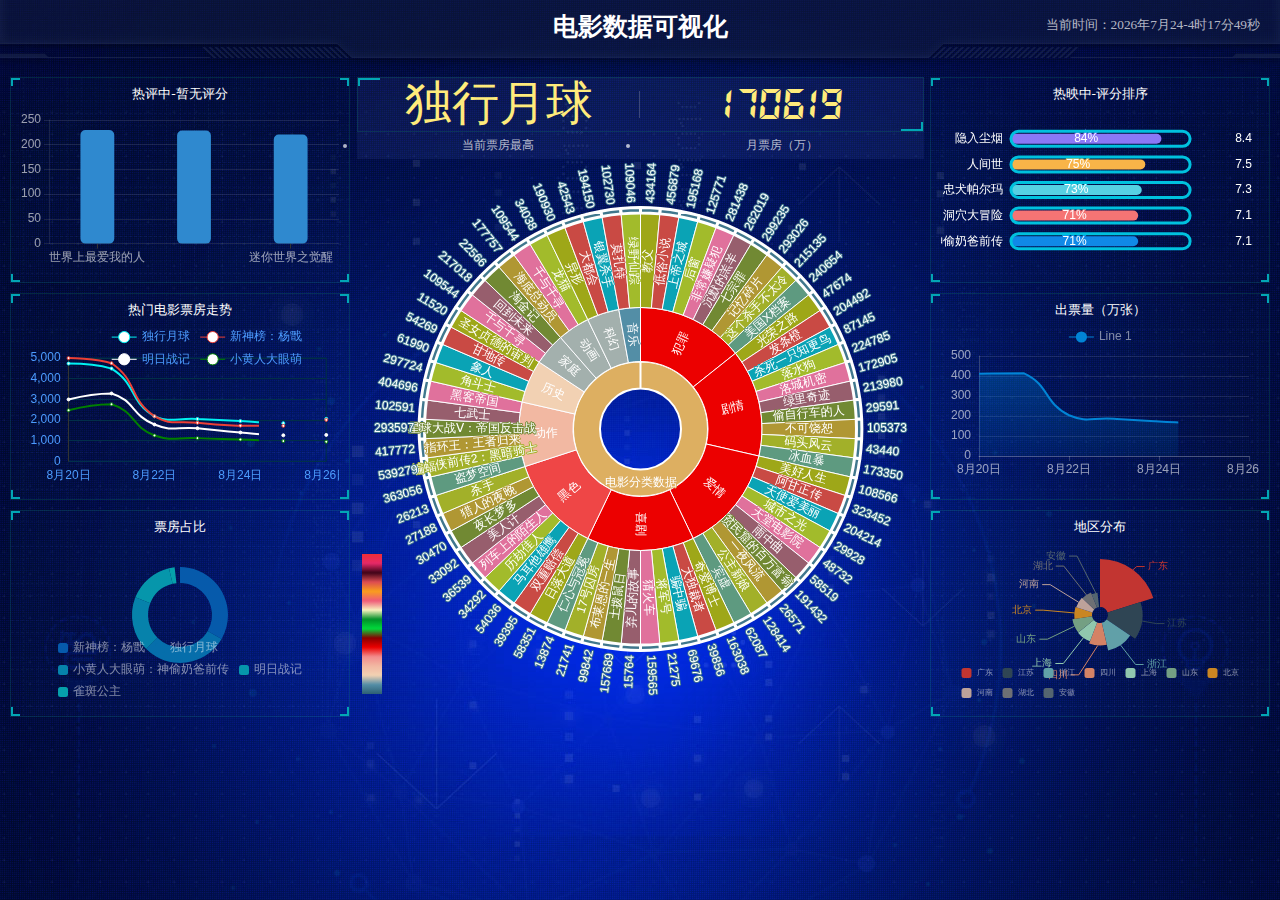
<file: src/main/webapp/driver/index.html>
<!DOCTYPE html>
<html lang="en">

<head>
    <meta charset="UTF-8">
    <meta http-equiv="X-UA-Compatible" content="IE=edge">
    <meta name="viewport" content="width=device-width, initial-scale=1.0">
    <title>ECharts数据可视化展板</title>
    <link rel="stylesheet" href="../css/index.css">
</head>

<body>
    <header>
        <h1>电影数据可视化</h1>
        <div class="nowtime showTime"></div>
        <script>
            var t = null;
            t = setTimeout(time, 1000);//開始运行
            function time() {
                clearTimeout(t);//清除定时器
                dt = new Date();
                var y = dt.getFullYear();
                var mt = dt.getMonth() + 1;
                var day = dt.getDate();
                var h = dt.getHours();//获取时
                var m = dt.getMinutes();//获取分
                var s = dt.getSeconds();//获取秒
                document.querySelector(".showTime").innerHTML = '当前时间：' + y + "年" + mt + "月" + day + "-" + h + "时" + m + "分" + s + "秒";
                t = setTimeout(time, 1000); //设定定时器，循环运行     
            }
        </script>
    </header>

    <!-- 主体部分 -->

    <section class="mainbox">
        <div class="column">
            <div class="panel ">
                <h2>热评中-暂无评分</h2>
                <div class="chart bar1"></div>
                <div class="btm"></div>
            </div>
            <div class="panel">
                <h2>热门电影票房走势</h2>
                <div class="chart line1"></div>
                <div class="btm"></div>
            </div>
            <div class="panel">
                <h2>票房占比</h2>
                <div class="chart pie1"></div>
                <div class="btm"></div>
            </div>
        </div>
        <div class="column">
            <div class="no">
                <div class="no-hd">
                    <ul>
                        <li>独行月球</li>
                        <li>170619</li>
                    </ul>
                </div>
                <div class="no-bd">
                    <ul>
                        <li>当前票房最高</li>
                        <li>月票房（万）</li>
                    </ul>
                </div>
            </div>
            <div class="map">
                <div id="sunburst" style="height: 100%"></div>
            </div>
        </div>
        <div class="column">
            <div class="panel ">
                <h2>热映中-评分排序</h2>
                <div class="chart bar2"></div>
                <div class="btm"></div>
            </div>
            <div class="panel">
                <h2>出票量（万张）</h2>
                <div class="chart line2"></div>
                <div class="btm"></div>
            </div>
            <div class="panel">
                <h2>地区分布</h2>
                <div class="chart pie2"></div>
                <div class="btm"></div>
            </div>
        </div>
    </section>

    <script src="../js/jQuery.mini.js"></script>
    <script src="../js/flexible.js"></script>
    <script src="../js/echarts.min.js"></script>
    <script src="../js/china.js"></script>
    <script src="../js/mycharts.js"></script>

</body>

</html>
</file>
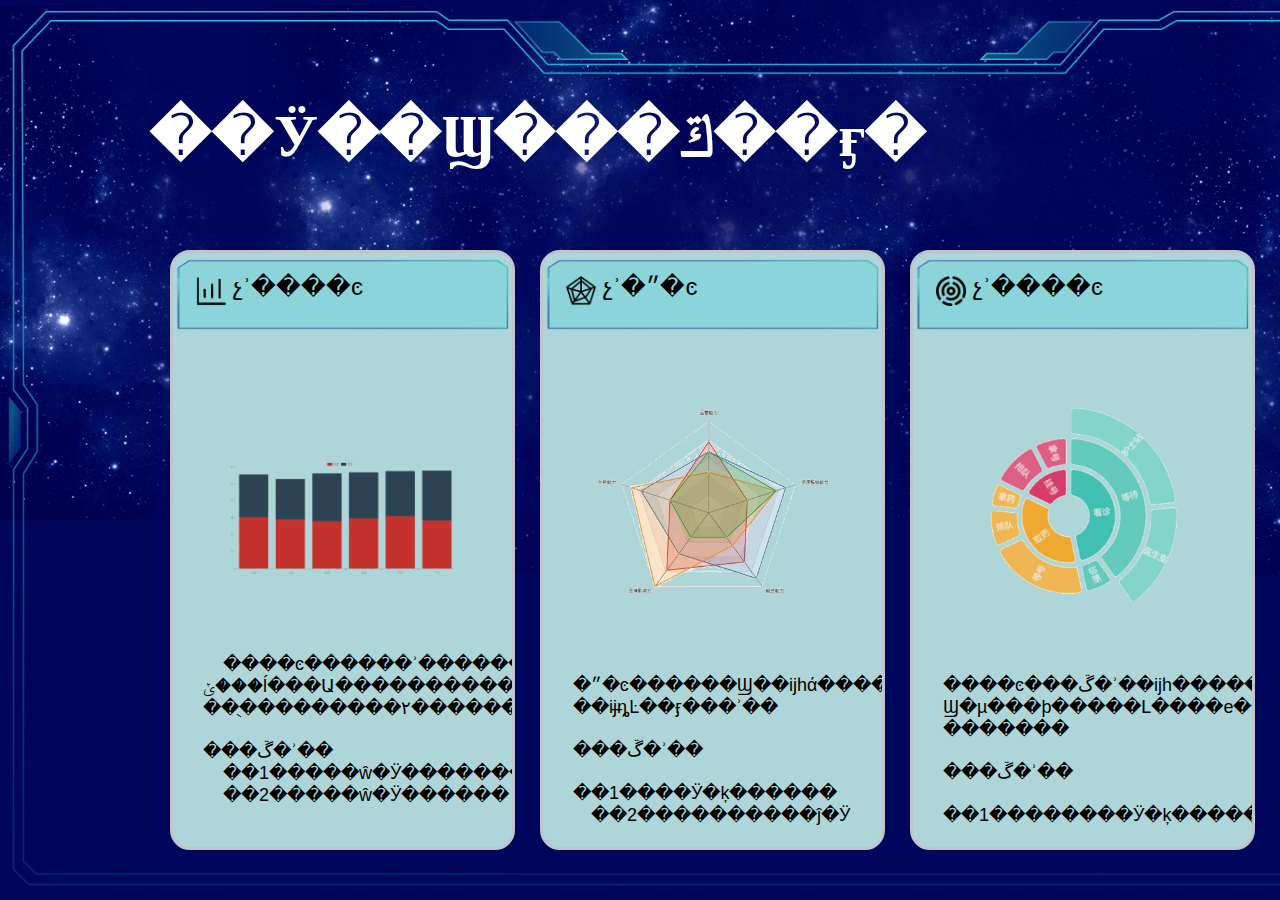
<file: src/main/webapp/views/index.html>
<html>
    <head>
        <title>��Ӱ��Ϣ���ݿ��ӻ�</title>
        <link rel="stylesheet" type="text/css" href="../css/home-index.css">
    </head>
    <body onload ="init()">
        <span id="head-index">��Ӱ��Ϣ���ݿ��ӻ�</span>
        <!-- <span id="group-name">֣�˵�������� ��</span> -->
        <button id="index-view" class="ViewChoserBtns"
            style="visibility: hidden;">
            <img src="../assets/index-icon.png" class="btn-inner-icon">
            <span class="btn-inner-text">������ҳ</span>
        </button>
        <button id="bar-view" class="ViewChoserBtns">
            <img src="../assets/time.png" class="btn-bg">
            <img src="../assets/bar-icon.png" class="btn-inner-icon">
            <span class="btn-inner-text">չʾ����ͼ</span>
            <img class="sample-img" src="../assets/sample-bar.png"
                style="width: 240px; left: 50px; top: 180px;">
            <span class='description'>
                &nbsp;&nbsp;&nbsp;&nbsp;����ͼ������ʾ�����������ٵ�
                ���ݵĺ���Ա����������������
                ��ֻ���������۲������<br><br>
                ���ڱ�ʾ��<br>
                &nbsp;&nbsp;&nbsp;&nbsp;��1�����ŵ�Ӱ������������
                &nbsp;&nbsp;&nbsp;&nbsp;��2�����ŵ�Ӱ������
            </span>
        </button>
        <button id="radar-view" class="ViewChoserBtns">
            <img src="../assets/time.png" class="btn-bg">
            <img src="../assets/radar-icon.png" class="btn-inner-icon">
            <span class="btn-inner-text">չʾ�״�ͼ</span>
            <img class="sample-img" src="../assets/sample-radar.png"
                style="width: 240px; left: 50px; top: 150px;">
            <span class='description'>
                &emsp;�״�ͼ������Ϣ��ĳһά������
                ��ĳ̶ȵĿ��ӻ���ʾ��<br><br>
                ���ڱ�ʾ��<br>
                &emsp;��1����Ӱ�ķ������<br>
                &emsp;��2����������ĵ�Ӱ<br>
                &emsp;��3�����������Ӱ���ܻ�ӭ���<br>
            </span>
        </button>
        <button id="sunfigure-view" class="ViewChoserBtns">
            <img src="../assets/time.png" class="btn-bg">
            <img src="../assets/sunfigure-icon.png" class="btn-inner-icon">
            <span class="btn-inner-text">չʾ����ͼ</span>
            <img class="sample-img" src="../assets/sample-sunfigure.png"
                style="width: 210px; left: 65px; top: 150px;">
            <span class='description'>
                &emsp;����ͼ���ڱ�ʾ��ĳһ�������
                Ϣ�µ���ϸ�����Լ����е����Է�
                �������<br><br>
                ���ڱ�ʾ��<br>
                &emsp;��1��������Ӱ�ķ������<br>
                &emsp;��2�����������µ�Ӱ����Ϣ<br>
            </span>
        </button>
        <button id="pictogram-view" class="ViewChoserBtns">
            <img src="../assets/time.png" class="btn-bg">
            <img src="../assets/pictogram-icon.png" class="btn-inner-icon">
            <span class="btn-inner-text">��ʻ��չʾ</span>
            <img class="sample-img" src="../assets/driver.webp"
                style="width: 210px; left: 65px; top: 200px;">
            <span class='description'>
                &emsp;��������������Ӧ��ͼ���ʾ��ʽ
                ����ɼ�ʻ�գ�չʾ��Ӧ�����ݡ�<br><br>
                ���ڱ�ʾ��<br>
                &emsp;����ͼ���µ�����<br>
            </span>
        </button>
        <!-- <button id="scatterplot-view" class="ViewChoserBtns">
            <img src="../assets/time.png" class="btn-bg">
            <img src="../assets/scatterplot-icon.png" class="btn-inner-icon">
            <span class="btn-inner-text">չʾ����ͼ</span>
            <img class="sample-img" src="../assets/sample-scatterplot.png"
                style="width: 200px; left: 70px; top: 200px;">
            <span class='description'>
                &emsp;����ͼ��ʾĳһ������һ�������ڵ�
                ���Ʊ仯��������Ժܺõ�����Ԥ���Լ���
                �ɷ��档<br><br>
                ���ڱ�ʾ��<br>
                &emsp;��1�����ŵ�Ӱ����Ϣ<br>
                &emsp;��2�����ŵ�Ӱ��Ʊ������<br>
            </span>
        </button> -->

        <!-- <div id="divider"></div>
        <div id="data-source-show">
            <span id="data-source-show-head">
                ������Դ��
            </span>
            <div class="source-item" style="left: 200px; top: 60px;">
                <img src="../assets/taopiaopaio.webp">
            </div>
            <div class="source-item" style="left: 350px; top: 60px;">
                <img src="../assets/douban.webp">
            </div>
            <div class="source-item" style="left: 570px; top: 65px;">
                <img src="../assets/maoyan.png" style="height: 90px;">
            </div>
            <div class="source-item" style="left: 900px; top: 70px;">
                <img src="../assets/meituan.png" style="height: 80px;">
            </div>
            <div class="source-item" style="left: 1030px; top: 65px;">
                <img src="../assets/eleme.png" style="height: 90px;">
            </div>
        </div> -->

        <script src="../js/index.js"></script>
    </body>
</html>
</file>
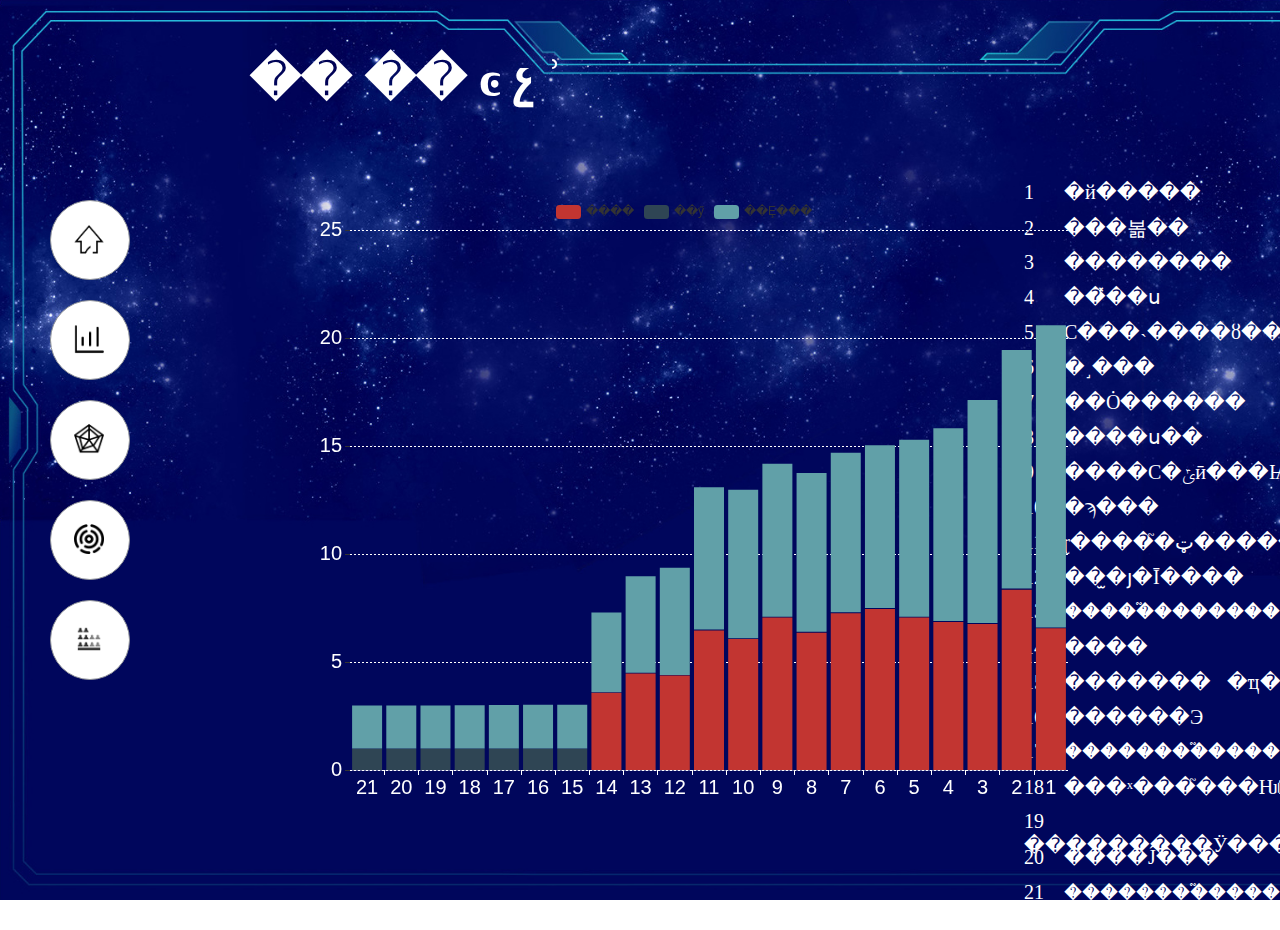
<file: src/main/webapp/views/bar.html>
<html>
    <head>
        <title>��Ӱ��Ϣ���ݿ��ӻ�</title>
        <link rel="stylesheet" type="text/css" href="../css/normal.css">
        <link rel="stylesheet" type="text/css" href="../css/bar.css">
    </head>
    <body onload ="init()">
        <span id="head-bar">�� �� ͼ չ ʾ</span>
        <button id="index-view" class="ViewChoserBtns">
            <img src="../assets/index-icon.png" class="btn-inner-icon">
            <span class="btn-inner-text">������ҳ</span>
        </button>
        <button id="bar-view" class="ViewChoserBtns">
            <img src="../assets/bar-icon.png" class="btn-inner-icon">
            <span class="btn-inner-text">չʾ����ͼ</span>
        </button>
        <button id="radar-view" class="ViewChoserBtns">
            <img src="../assets/radar-icon.png" class="btn-inner-icon">
            <span class="btn-inner-text">չʾ�״�ͼ</span>
        </button>
        <button id="sunfigure-view" class="ViewChoserBtns">
            <img src="../assets/sunfigure-icon.png" class="btn-inner-icon">
            <span class="btn-inner-text">չʾ����ͼ</span>
        </button>
        <button id="pictogram-view" class="ViewChoserBtns">
            <img src="../assets/pictogram-icon.png" class="btn-inner-icon">
            <span class="btn-inner-text">չʾ��ʻ��</span>
        </button>

        <div id="bar-chart-container">
            <div id="barchart" style="height: 100%"></div>
        </div>

        <div id="ranker">
            <div class="rank-item">1&nbsp;&nbsp;&emsp;�й�����</div><br>
            <div class="rank-item">2&nbsp;&nbsp;&emsp;���볾��</div><br>
            <div class="rank-item">3&nbsp;&nbsp;&emsp;��������</div><br>
            <div class="rank-item">4&nbsp;&nbsp;&emsp;��̽��ս</div><br>
            <div class="rank-item">5&nbsp;&nbsp;&emsp;С���˴����ȣ���͵�̰�ǰ��</div><br>
            <div class="rank-item">6&nbsp;&nbsp;&emsp;�˼���</div><br>
            <div class="rank-item">7&nbsp;&nbsp;&emsp;��Ȯ������</div><br>
            <div class="rank-item">8&nbsp;&nbsp;&emsp;����ս��</div><br>
            <div class="rank-item">9&nbsp;&nbsp;&emsp;����С�ݶӣ���Ѩ��ð��</div><br>
            <div class="rank-item">10&emsp;�ϡ���</div><br>
            <div class="rank-item">11&emsp;ɽ����֮�ټ�����</div><br>
            <div class="rank-item">12&emsp;��̫�յ�Ī����</div><br>
            <div class="rank-item">13&emsp;�����֮�������</div><br>
            <div class="rank-item">14&emsp;����</div><br>
            <div class="rank-item">15&emsp;��������ҵ���</div><br>
            <div class="rank-item">16&emsp;������Э</div><br>
            <div class="rank-item">17&emsp;��������֮����</div><br>
            <div class="rank-item">18&emsp;���ˣ���֮���Ƕᱦ</div><br>
            <div class="rank-item">19&emsp;���������Ӱ���������</div><br>
            <div class="rank-item">20&emsp;����Ĵ���</div><br>
            <div class="rank-item">21&emsp;��������֮����˫��</div><br>
        </div>

        <script src="../js/sources/echarts.min.js"></script>
        <script src="../js/normal.js"></script>
        <script src="../js/bar.js"></script>
    </body>
</html>
</file>
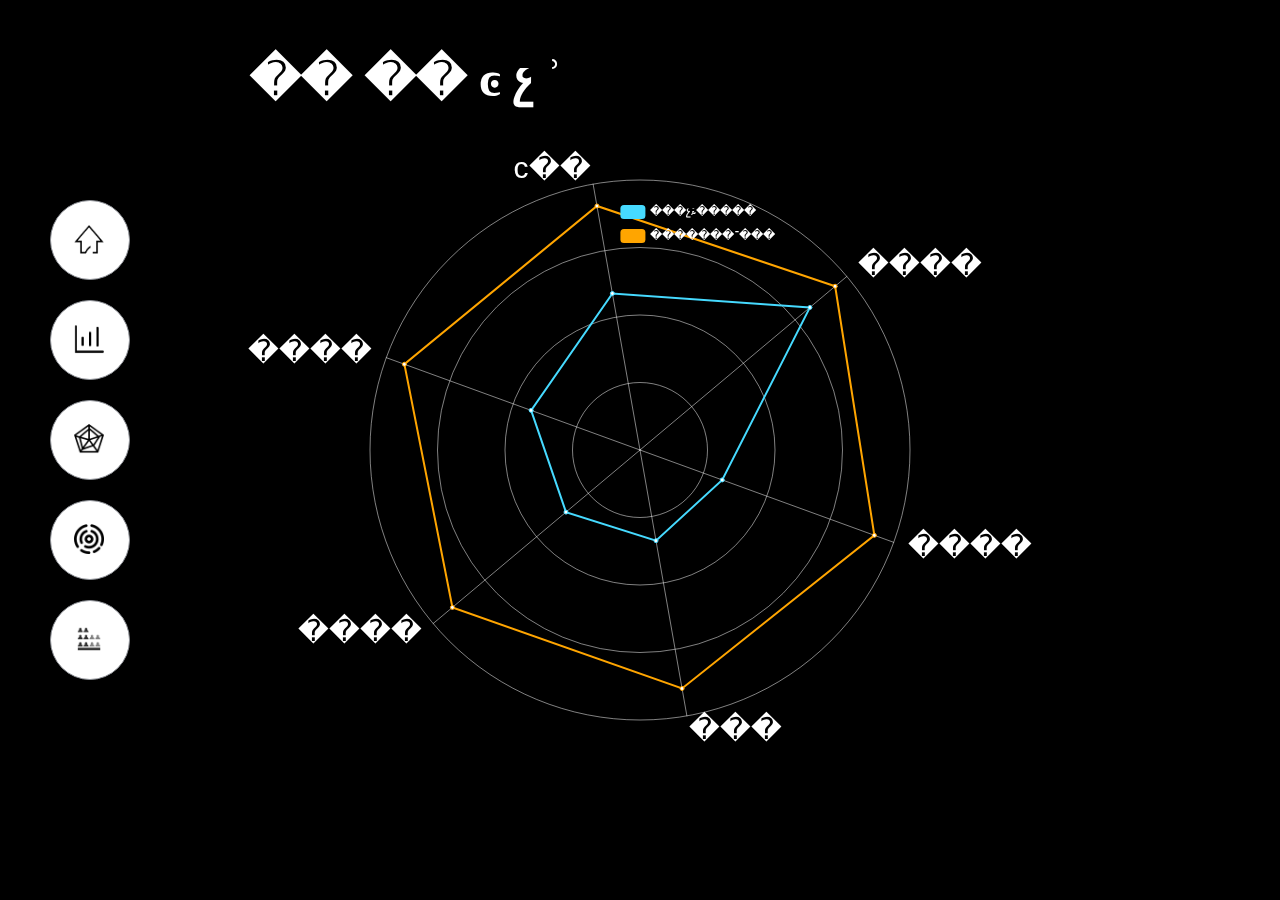
<file: src/main/webapp/views/radar.html>
<html>
    <head>
        <title>��Ӱ��Ϣ���ݿ��ӻ�</title>
        <link rel="stylesheet" type="text/css" href="../css/normal.css">
        <link rel="stylesheet" type="text/css" href="../css/radar.css">
    </head>
    <body onload ="init()">
        <span id="head-radar">�� �� ͼ չ ʾ</span>
        <button id="index-view" class="ViewChoserBtns">
            <img src="../assets/index-icon.png" class="btn-inner-icon">
            <span class="btn-inner-text">������ҳ</span>
        </button>
        <button id="bar-view" class="ViewChoserBtns">
            <img src="../assets/bar-icon.png" class="btn-inner-icon">
            <span class="btn-inner-text">չʾ����ͼ</span>
        </button>
        <button id="radar-view" class="ViewChoserBtns">
            <img src="../assets/radar-icon.png" class="btn-inner-icon">
            <span class="btn-inner-text">չʾ�״�ͼ</span>
        </button>
        <button id="sunfigure-view" class="ViewChoserBtns">
            <img src="../assets/sunfigure-icon.png" class="btn-inner-icon">
            <span class="btn-inner-text">չʾ����ͼ</span>
        </button>
        <button id="pictogram-view" class="ViewChoserBtns">
            <img src="../assets/pictogram-icon.png" class="btn-inner-icon">
            <span class="btn-inner-text">չʾ��ʻ��</span>
        </button>
        
        <div id="radar-chart-container">
            <div id="radarchart" style="height: 100%;"></div>
        </div>
        
        <script src="../js/sources/echarts.min.js"></script>
        <script src="../js/normal.js"></script>
        <script src="../js/radar.js"></script>
    </body>
</html>
</file>
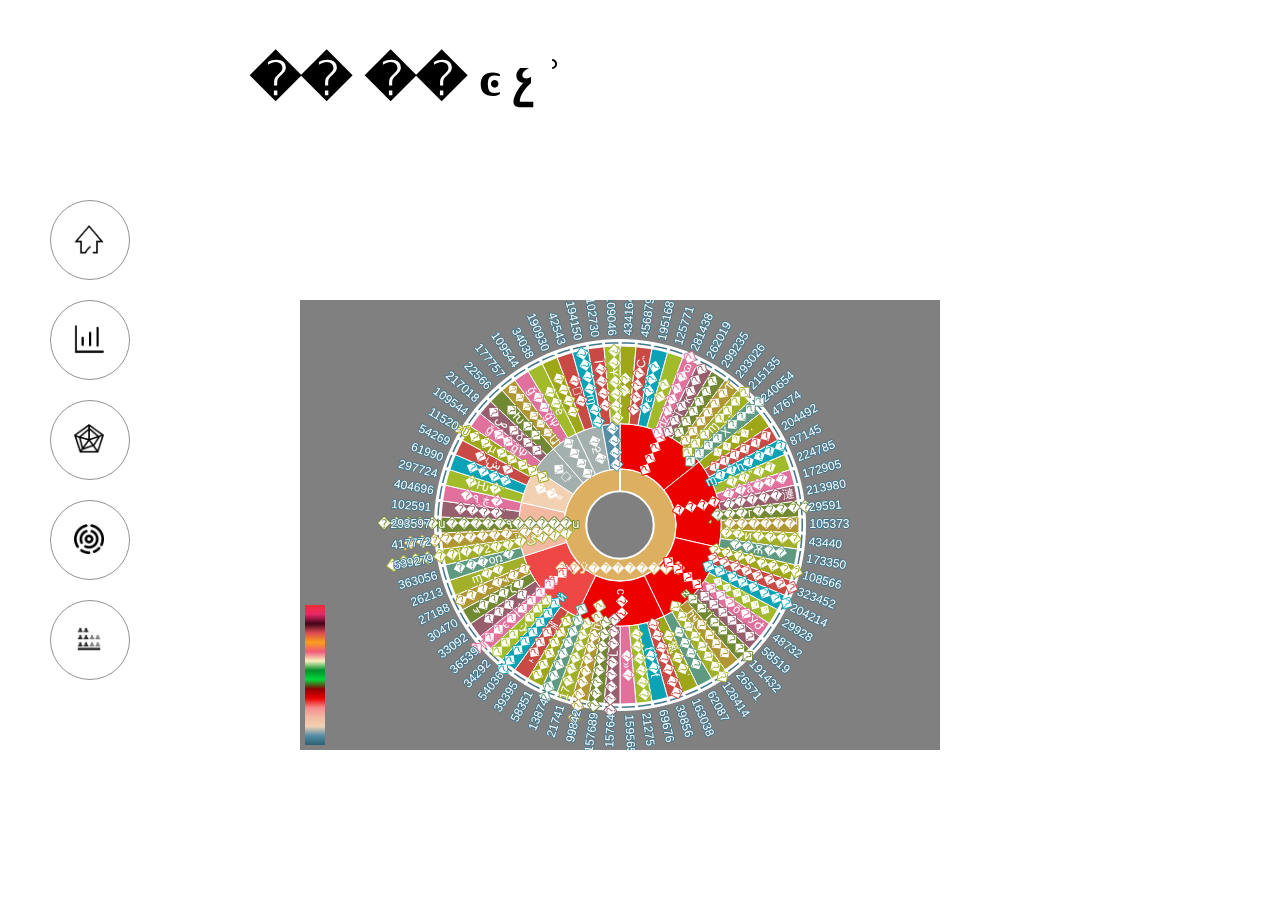
<file: src/main/webapp/views/sunfigure.html>
<html>
    <head>
        <title>��Ӱ��Ϣ���ݿ��ӻ�</title>
        <link rel="stylesheet" type="text/css" href="../css/normal.css">
        <link rel="stylesheet" type="text/css" href="../css/sunfigure.css">
    </head>
    <body onload ="init()">
        <span id="head-sunfigure">�� �� ͼ չ ʾ</span>
        <button id="index-view" class="ViewChoserBtns">
            <img src="../assets/index-icon.png" class="btn-inner-icon">
            <span class="btn-inner-text">������ҳ</span>
        </button>
        <button id="bar-view" class="ViewChoserBtns">
            <img src="../assets/bar-icon.png" class="btn-inner-icon">
            <span class="btn-inner-text">չʾ����ͼ</span>
        </button>
        <button id="radar-view" class="ViewChoserBtns">
            <img src="../assets/radar-icon.png" class="btn-inner-icon">
            <span class="btn-inner-text">չʾ�״�ͼ</span>
        </button>
        <button id="sunfigure-view" class="ViewChoserBtns">
            <img src="../assets/sunfigure-icon.png" class="btn-inner-icon">
            <span class="btn-inner-text">չʾ����ͼ</span>
        </button>
        <button id="pictogram-view" class="ViewChoserBtns">
            <img src="../assets/pictogram-icon.png" class="btn-inner-icon">
            <span class="btn-inner-text">չʾ��ʻ��</span>
        </button>
        
        <div id="sunfigure-chart-container">
            <div id="sunburst" style="height: 100%"></div>
        </div>

        <script src="../js/sources/echarts.min.js"></script>
        <script src="../js/normal.js"></script>
        <script src="../js/sunfigure.js"></script>
    </body>
</html>
</file>
<file: src/main/webapp/css/index.css>
* {
  margin: 0;
  padding: 0;
  box-sizing: border-box;
}
/* 约束屏幕尺寸 */
@media screen and (max-width: 1024px) {
  html {
    font-size: 42px !important;
  }
}
@media screen and (min-width: 1920px) {
  html {
    font-size: 80px !important;
  }
}
body {
  background: url(../imgs/bg.jpg) no-repeat top center;
  line-height: 1.15;
  height: 13.5rem;
}
header {
  position: relative;
  height: 1.25rem;
  background: url(../imgs/head_bg.png) no-repeat;
  background-size: 100% 100%;
}
header h1 {
  font-size: 0.475rem;
  text-align: center;
  line-height: 1rem;
  color: #fff;
}
.nowtime {
  position: absolute;
  top: 0;
  right: 0.375rem;
  line-height: 0.9375rem;
  font-size: 0.25rem;
  color: rgba(255, 255, 255, 0.7);
}
.currenta {
  opacity: 1 !important;
}
.mainbox {
  padding: 10px 10px 0;
  display: flex;
}
.column {
  flex: 3;
}
.column:nth-child(2) {
  flex: 5;
  margin: 0 0.125rem 0.1875rem;
}
.column:nth-child(2) .chart {
  height: 10.125rem;
}
.column .panel {
  position: relative;
  height: 3.875rem;
  padding: 0 0.1875rem 0.5rem;
  margin-bottom: 0.1875rem;
  border: 1px solid rgba(25, 186, 139, 0.17);
  background: rgba(40, 82, 145, 0.03) url(../imgs/line.png) no-repeat top left;
  background-size: 100% 100%;
}
.column .panel::before {
  position: absolute;
  content: "";
  left: 0;
  top: 0;
  width: 0.125rem;
  height: 0.125rem;
  border-top: 2px solid #02a6b5;
  border-left: 2px solid #02a6b5;
}
.column .panel::after {
  position: absolute;
  content: "";
  right: 0;
  top: 0;
  width: 0.125rem;
  height: 0.125rem;
  border-top: 2px solid #02a6b5;
  border-right: 2px solid #02a6b5;
}
.column .panel .btm {
  position: absolute;
  width: 100%;
  bottom: 0;
  left: 0;
}
.column .panel .btm::before {
  position: absolute;
  content: "";
  left: 0;
  bottom: 0;
  width: 0.125rem;
  height: 0.125rem;
  border-bottom: 2px solid #02a6b5;
  border-left: 2px solid #02a6b5;
}
.column .panel .btm::after {
  position: absolute;
  content: "";
  right: 0;
  bottom: 0;
  width: 0.125rem;
  height: 0.125rem;
  border-bottom: 2px solid #02a6b5;
  border-right: 2px solid #02a6b5;
}
.column .panel h2 {
  height: 0.6rem;
  color: #fff;
  font-size: 0.25rem;
  font-weight: 400;
  text-align: center;
  line-height: 0.6rem;
}
.column .panel h2 a {
  text-decoration: none;
  color: #fff;
  margin: 0 0.1rem;
  opacity: 0.5;
}
.column .panel .chart {
  height: 3rem;
}
@font-face {
  font-family: electronicFont;
  src: url(../fonts/DS-DIGIT.TTF);
}
.column .no {
  background: rgba(101, 132, 226, 0.1);
}
.column .no .no-hd {
  position: relative;
  border: 1px solid rgba(25, 186, 139, 0.17);
}
.column .no .no-hd::before {
  position: absolute;
  content: '';
  left: 0;
  top: 0;
  width: 0.375rem;
  height: 0.125rem;
  border-top: 2px solid #02a6b5;
  border-left: 2px solid #02a6b5;
}
.column .no .no-hd::after {
  position: absolute;
  content: '';
  right: 0;
  bottom: 0;
  width: 0.375rem;
  height: 0.125rem;
  border-right: 2px solid #02a6b5;
  border-bottom: 2px solid #02a6b5;
}
.column .no .no-hd ul {
  display: flex;
}
.column .no .no-hd ul li {
  position: relative;
  list-style: none;
  flex: 1;
  height: 1rem;
  font-size: 0.875rem;
  color: #ffeb7b;
  text-align: center;
  line-height: 1rem;
  font-family: electronicFont;
}
.column .no .no-hd ul li:nth-child(1)::after {
  content: '';
  position: absolute;
  height: 50%;
  top: 25%;
  right: 0;
  width: 1px;
  background: rgba(255, 255, 255, 0.2);
}
.column .no .no-bd ul {
  display: flex;
}
.column .no .no-bd ul li {
  flex: 1;
  text-align: center;
  height: 0.5rem;
  color: rgba(255, 255, 255, 0.7);
  font-size: 0.225rem;
  padding-top: 0.125rem;
}
.column .map {
  position: relative;
  height: 10.125rem;
}
.column .map .map1 {
  position: absolute;
  width: 6.475rem;
  height: 6.475rem;
  top: 50%;
  left: 50%;
  transform: translate(-50%, -50%);
  background: url(../imgs/map.png) no-repeat top left;
  opacity: 0.3;
  background-size: 100% 100%;
}
.column .map .map2 {
  position: absolute;
  width: 8.0375rem;
  height: 8.0375rem;
  top: 50%;
  left: 50%;
  transform: translate(-50%, -50%);
  background: url(../imgs/lbx.png) no-repeat top center;
  background-size: 100% 100%;
  opacity: 0.6;
  animation: maprotate 16s linear infinite;
}
.column .map .map3 {
  position: absolute;
  width: 7.075rem;
  height: 7.075rem;
  top: 50%;
  left: 50%;
  transform: translate(-50%, -50%);
  background: url(../imgs/jt.png) no-repeat top center;
  animation: maprotate 16s linear infinite reverse;
  background-size: 100% 100%;
  opacity: 0.6;
}
@keyframes maprotate {
  0% {
    transform: translate(-50%, -50%) rotate(0);
  }
  100% {
    transform: translate(-50%, -50%) rotate(360deg);
  }
}
</file>
<file: src/main/webapp/css/home-index.css>
body {
    border: none;
    margin: 0;
    padding: 0;
    background-image: url(../assets/bg.jpg);
    background-size: cover;
    background-repeat: no-repeat;
}

.btn-bg {
    background-repeat: no-repeat;
    background-size: cover;
    position: inherit;
    width: 98%;
    height: 12%;
    left: 1%;
    top: 1%;
}

.ViewChoserBtns {
    overflow: hidden;
    user-select: none;
    transition: 0.3s;
    cursor: pointer;
    position: absolute;
    z-index: 10;
    top: 250px;
    height: 600px;
    width: 345px;
    border-radius: 20px;
    border: 3px solid #C0C4CC;
    background-color: #aed6d9;
}
.btn-inner-icon {
    transition: 0.2s;
    position: inherit;
    top: 23px;
    left: 23px;
    width: 30px;
    height: 30px;
}
.btn-inner-text {
    position: inherit;
    top: 20px;
    left: 60px;
    font-size: 24px;
}
.sample-img {
    position: inherit;
}
.description {
    position: inherit;
    top: 400px;
    left: 30px;
    width: 280px;
    font-size: 18px;
    text-align: left;
}

#head-index {
    user-select: none;
    position: absolute;
    z-index: 2;
    font-size: 60px;
    font-weight: 800;
    left: 150px;
    top: 100px;
    color: white;
}
#group-name {
    user-select: none;
    position: absolute;
    z-index: 2;
    font-size: 30px;
    left: 720px;
    top: 130px;
}

#divider {
    position: absolute;
    top: 940px;
    width: 90%;
    left: 5%;
    border: 1px solid #909399;
}

#data-source-show {
    position: absolute;
    left: 300px;
    top: 900px;
}
#data-source-show-head {
    position: inherit;
    font-size: 30px;
    top: 100px;
    width: 150px;
}
.source-item {
    position: inherit;
    width: 200px;
    height: 130px;
}
.source-item img {
    position: inherit;
    height: 120px;
}
</file>
<file: src/main/webapp/css/normal.css>
body {
    border: none;
    margin: 0;
    padding: 0;
}


.ViewChoserBtns {
    user-select: none;
    transition: 0.5s;
    cursor: pointer;
    position: absolute;
    z-index: 10;
    left: 50px;
    height: 80px;
    width: 80px;
    border: 1px solid #909399;
    border-radius: 50px;
    background-color: white;
}
.btn-inner-icon {
    transition: 0.2s;
    position: inherit;
    top: 23px;
    left: 23px;
    width: 30px;
    height: 30px;
}
.btn-inner-text {
    visibility: hidden;
    font-size: 22px;
}
</file>
<file: src/main/webapp/css/bar.css>
body {
    background-image: url(../assets/bg.jpg);
    background-size: cover;
    background-repeat: no-repeat;
}

#head-bar {
    user-select: none;
    color: white;
    position: absolute;
    z-index: 2;
    font-size: 50px;
    font-weight: 800;
    left: 250px;
    top: 50px;
}

#ranker {
    position: absolute;
    top: 100px;
    left: 80%;
    width: 400px;
    height: 500px;
}
.rank-item {
    position: absolute;
    font-size: 20px;
    height: 50px;
    color: white;
}

#bar-chart-container {
    position: absolute;
    z-index: 1;
    top: 200px;
    left: 300px;
    height: 70%;
    width: 60%;
}
</file>
<file: src/main/webapp/css/radar.css>
#head-radar {
    user-select: none;
    color: white;
    position: absolute;
    z-index: 2;
    font-size: 50px;
    font-weight: 800;
    left: 250px;
    top: 50px;
}


#radar-chart-container {
    position: absolute;
    z-index: 1;
    top: 0;
    height: 100%;
    width: 100%;
}
</file>
<file: src/main/webapp/css/sunfigure.css>
#head-sunfigure {
    user-select: none;
    color: black;
    position: absolute;
    z-index: 2;
    font-size: 50px;
    font-weight: 800;
    left: 250px;
    top: 50px;
}

#sunfigure-chart-container {
    position: absolute;
    z-index: 1;
    top: 300px;
    left: 300px;
    height: 50%;
    width: 50%;
}
</file>
